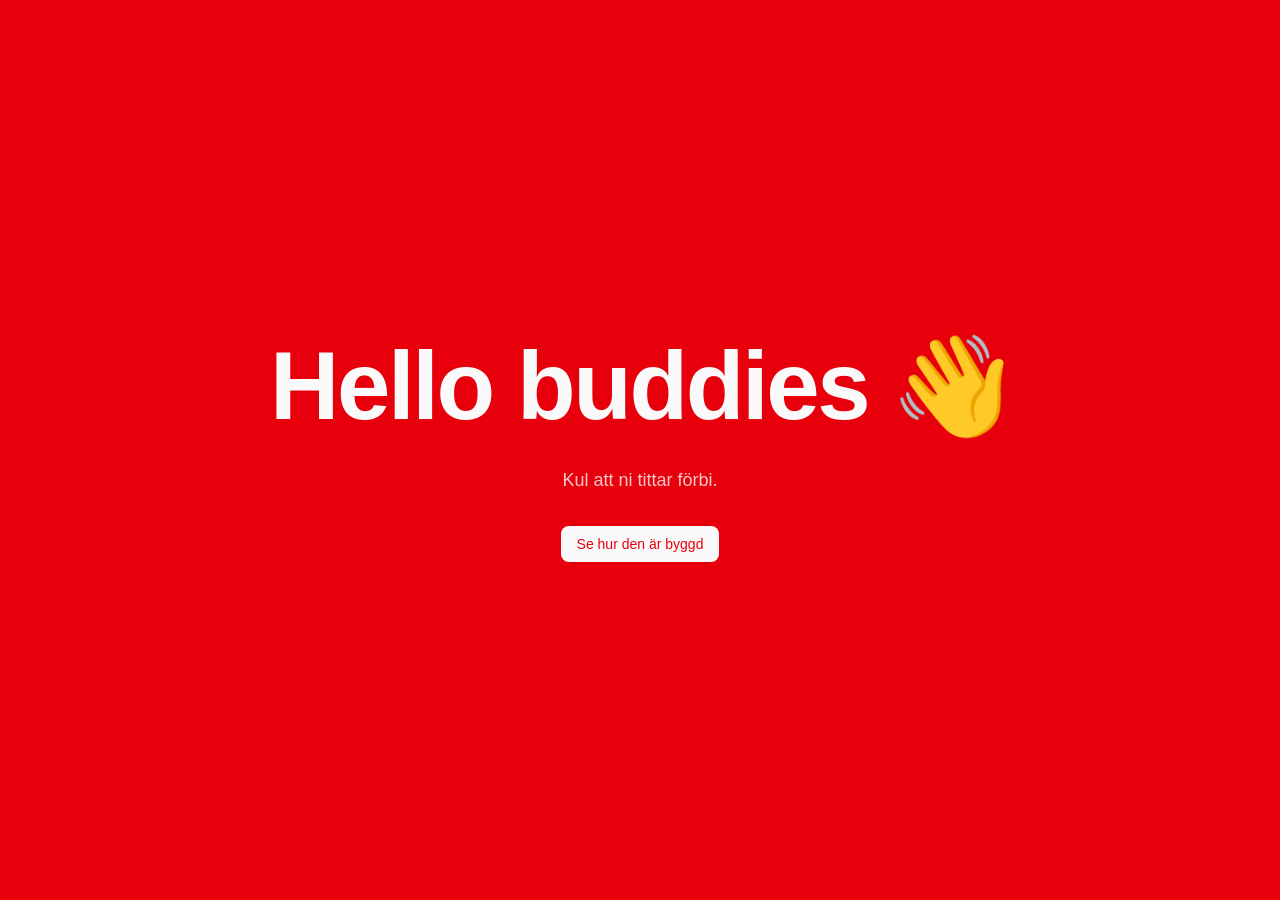
<file: index.html>
<!doctype html>
<html lang="en">
  <head>
    <meta charset="UTF-8" />
    <meta name="viewport" content="width=device-width, initial-scale=1.0" />
    <title>Hello buddies</title>
    <script type="module" crossorigin src="./assets/index-D0-sBTIg.js"></script>
    <link rel="stylesheet" crossorigin href="./assets/index-Cx7RbDJQ.css">
  </head>
  <body>
    <div id="root"></div>
  </body>
</html>
</file>
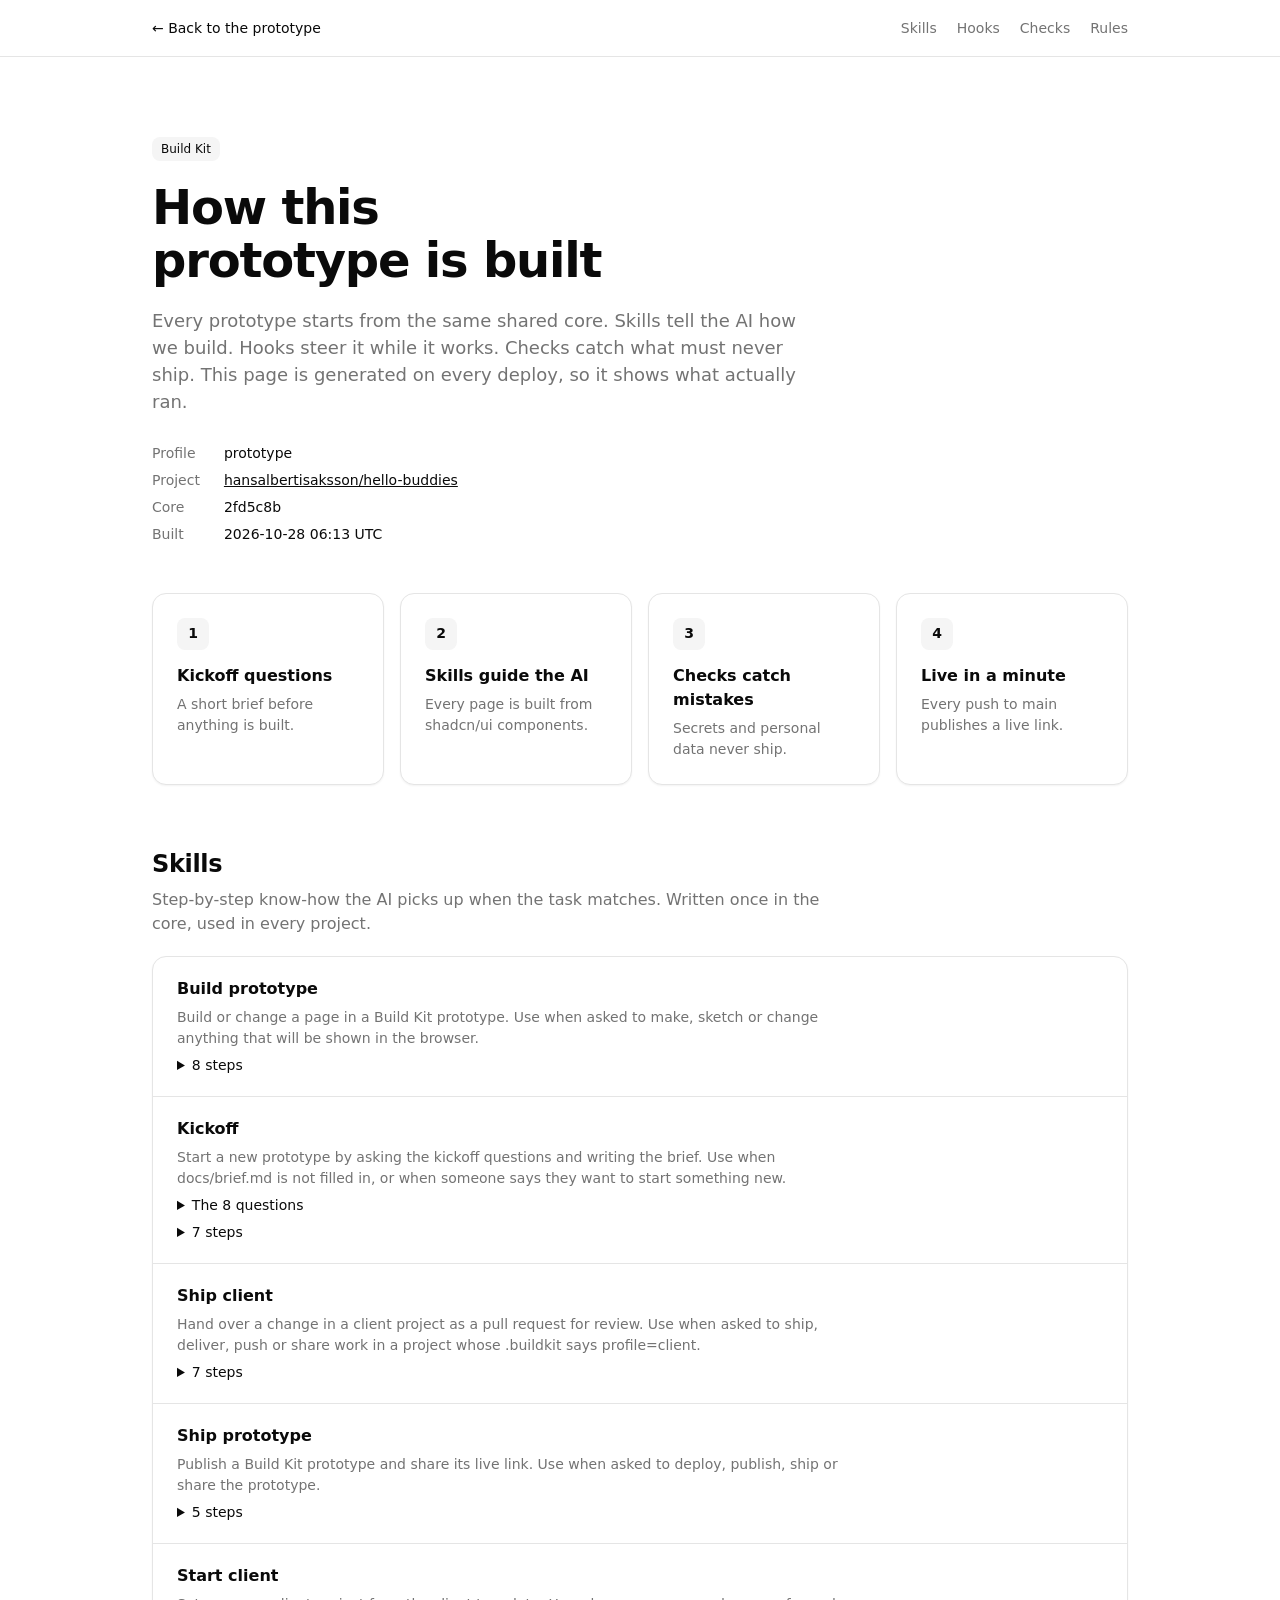
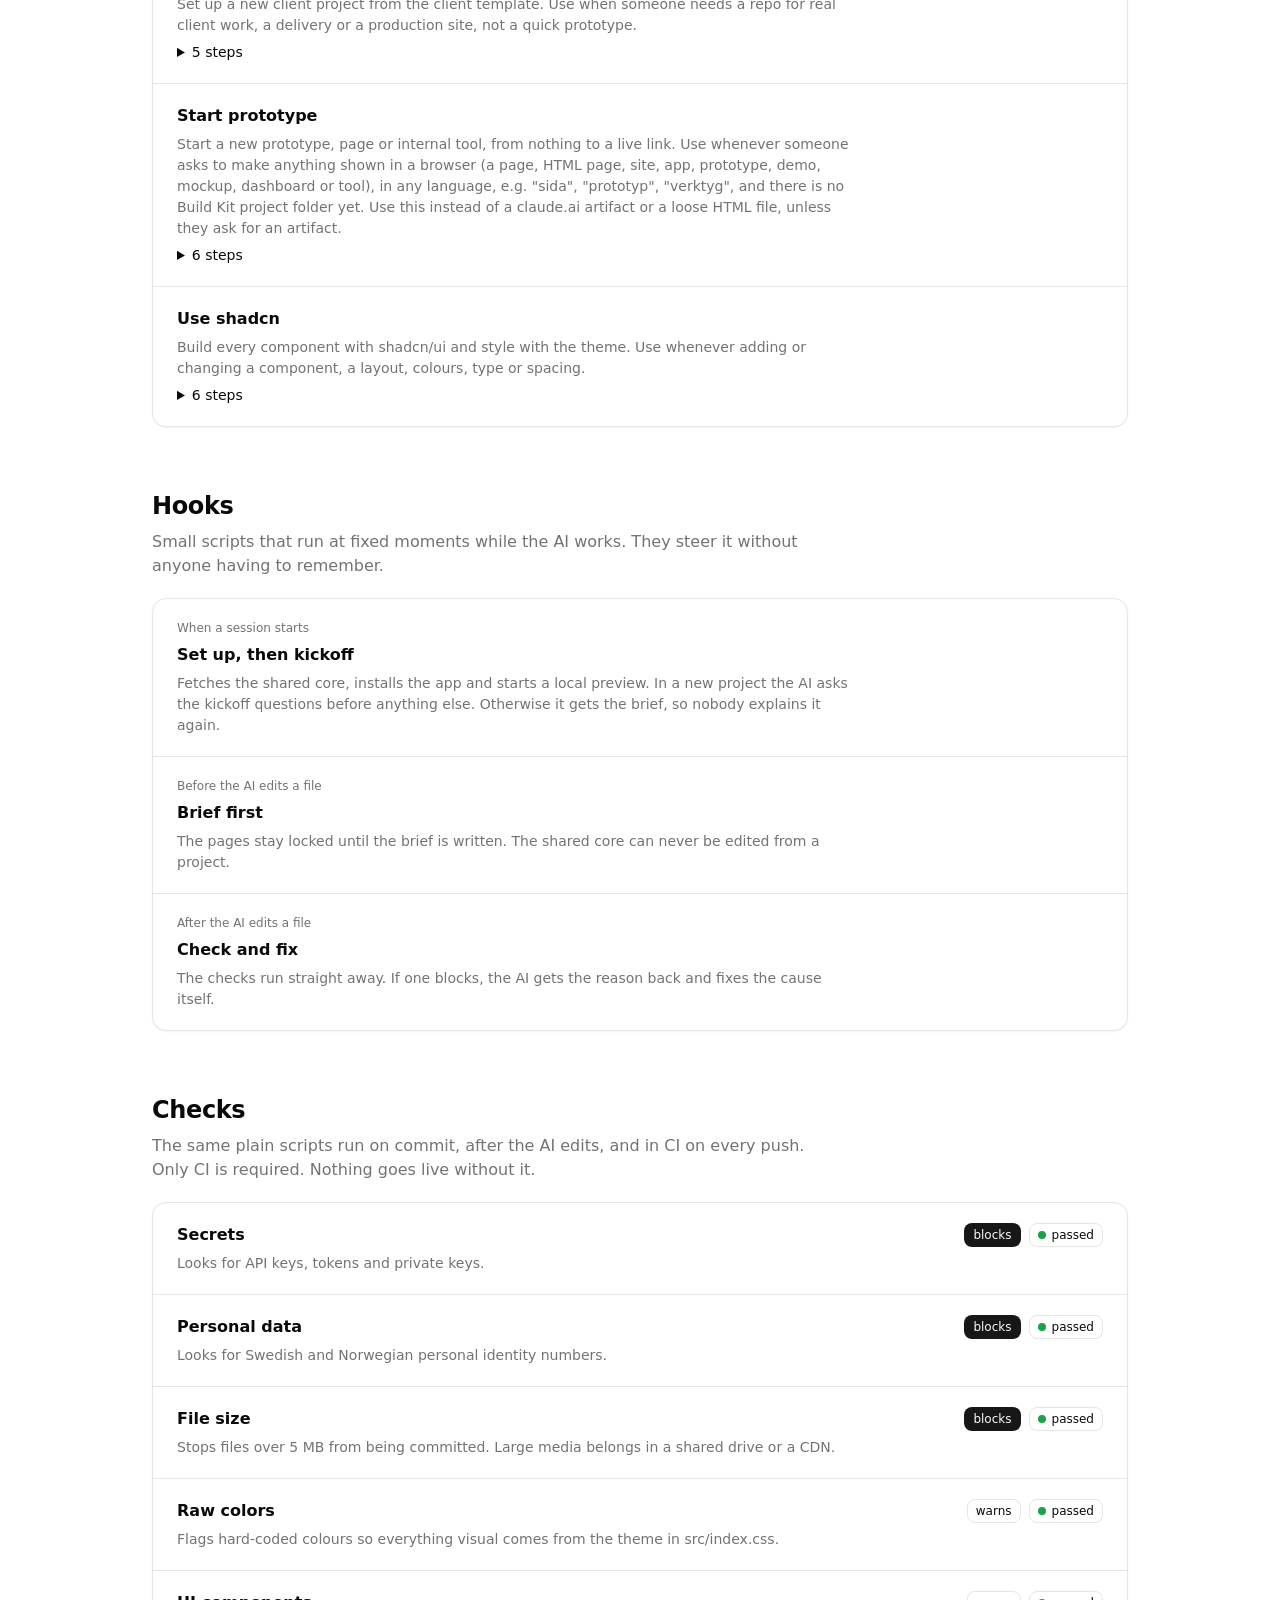
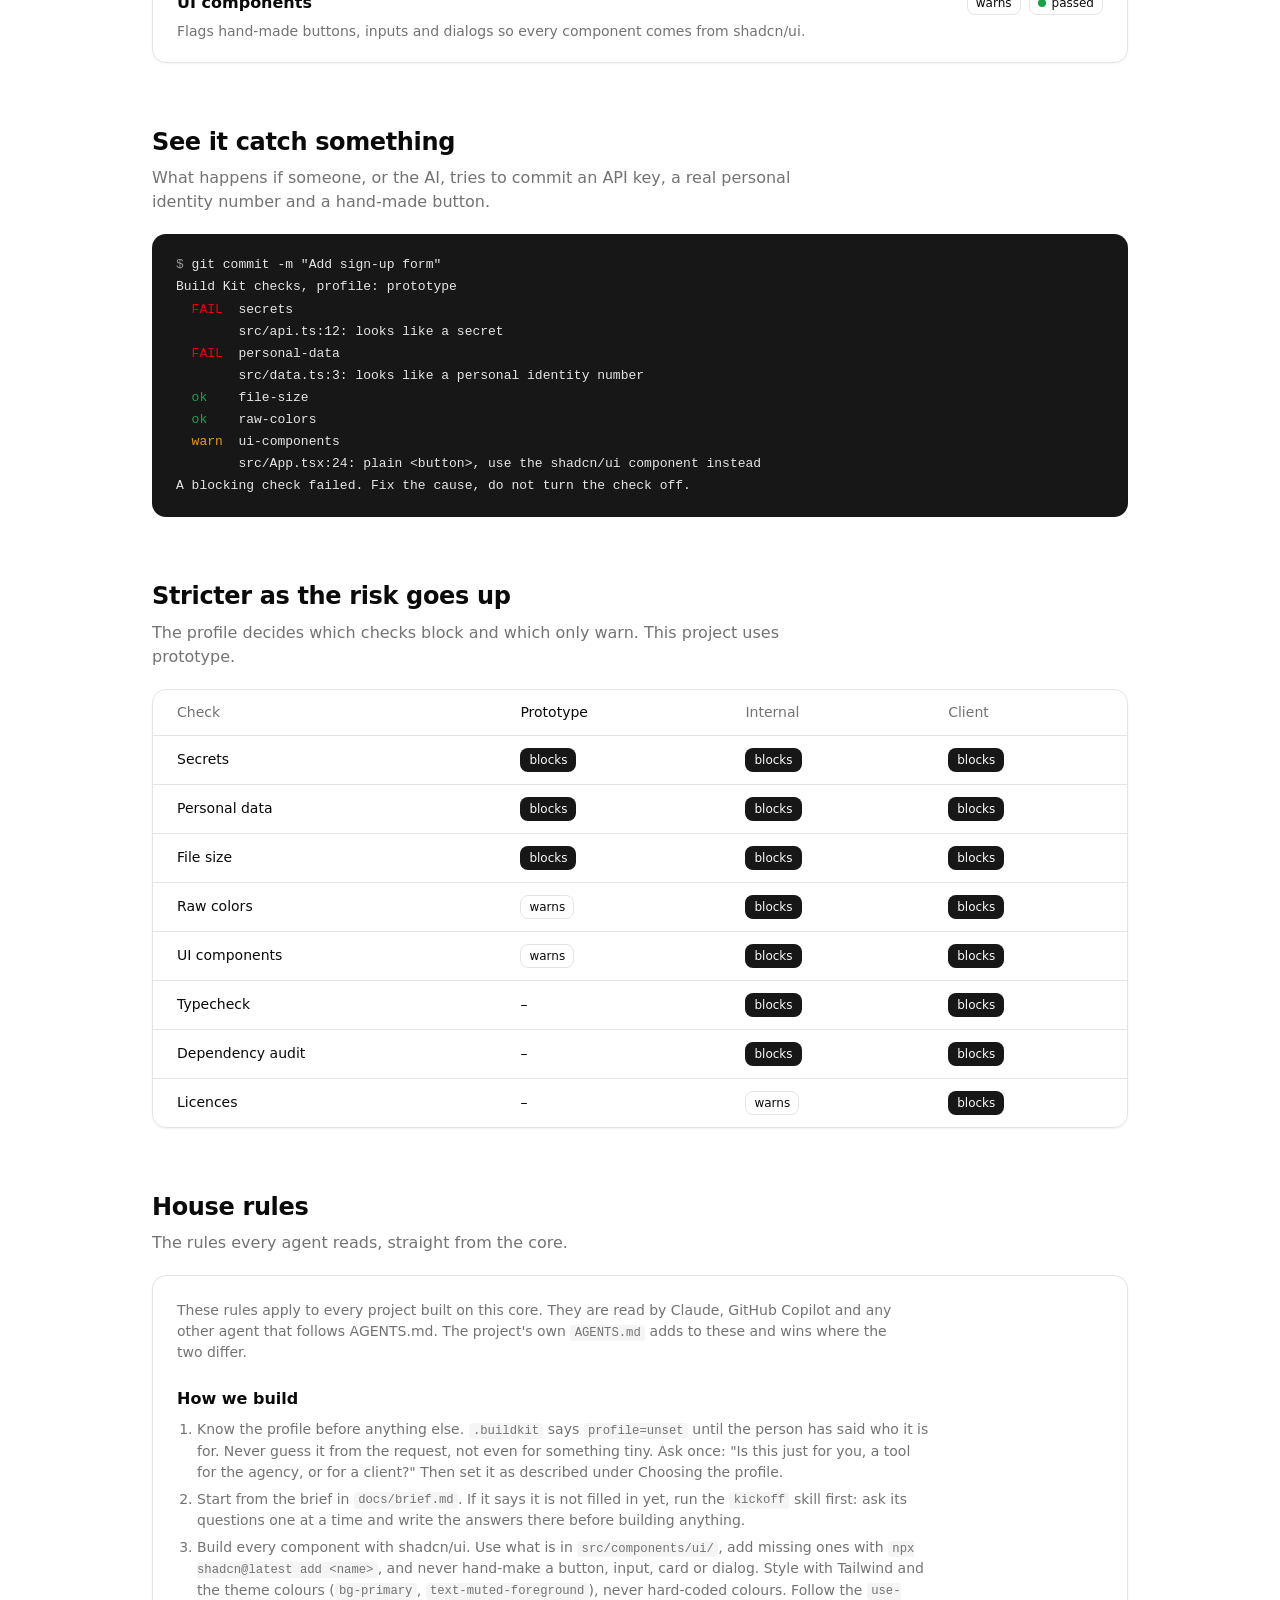
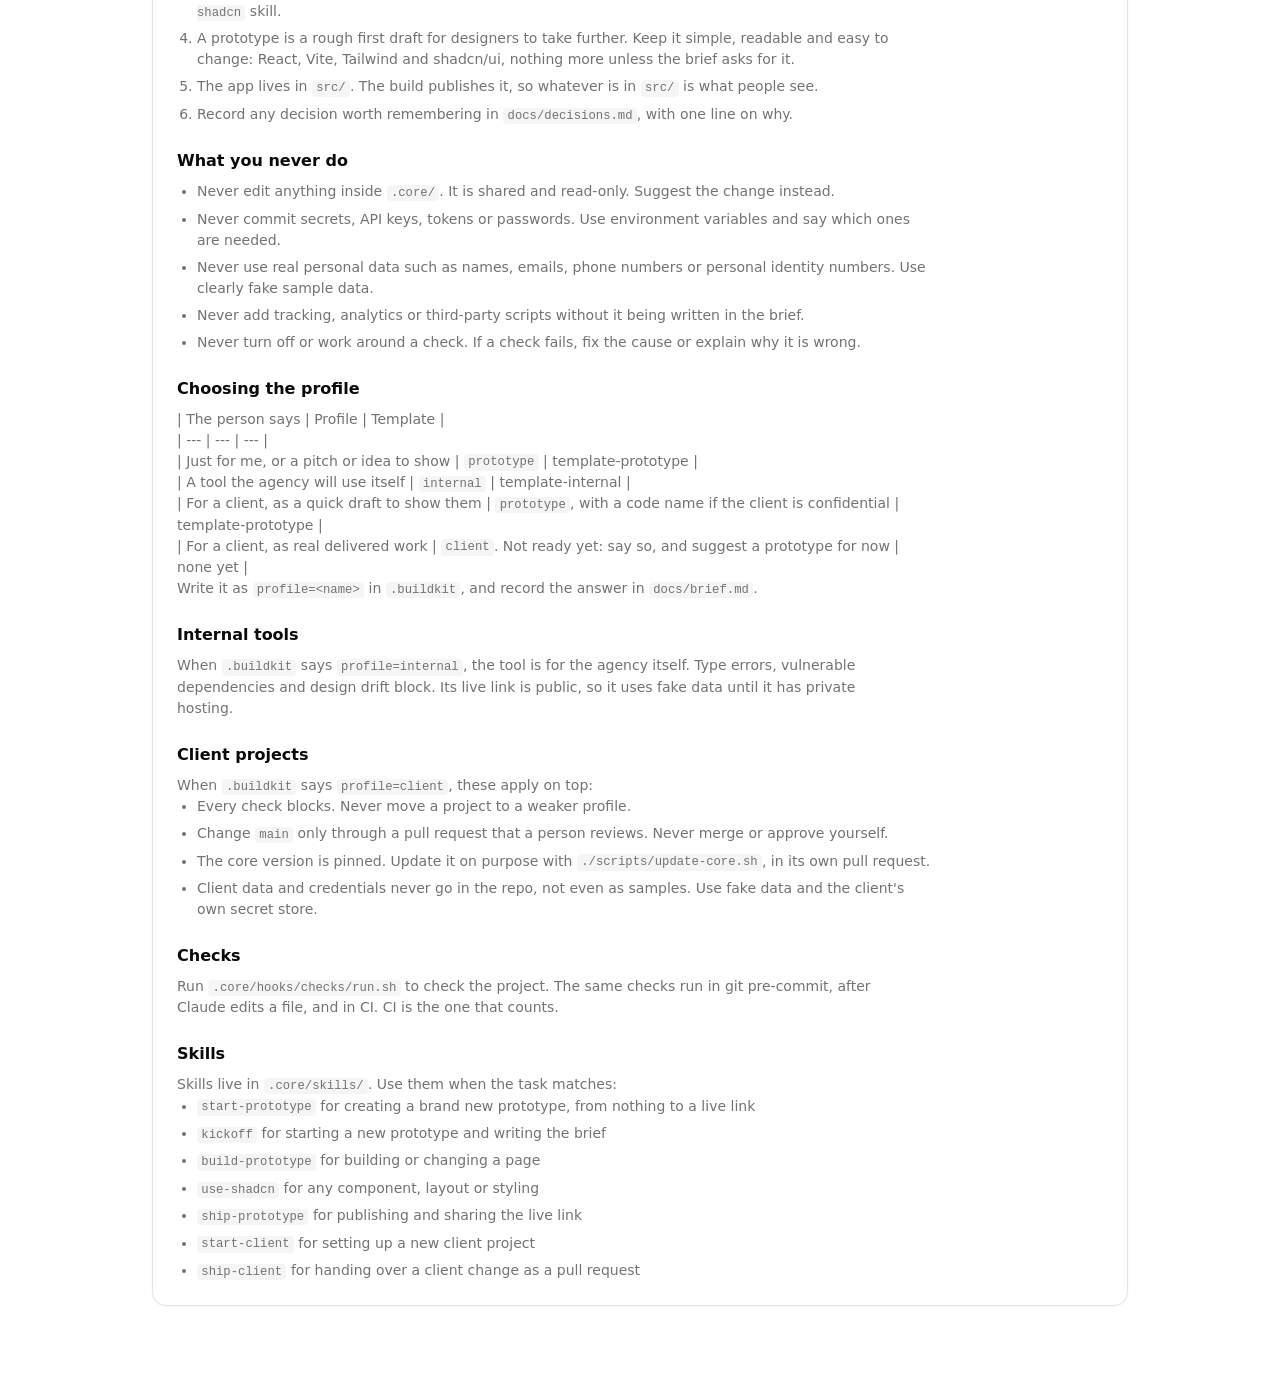
<file: kit/index.html>
<!doctype html>
<html lang="en">
<head>
  <meta charset="utf-8">
  <meta name="viewport" content="width=device-width, initial-scale=1">
  <title>How this prototype is built</title>
  <link rel="stylesheet" href="kit.css?v=2fd5c8b">
</head>
<body>
  <header class="topbar">
    <div class="container topbar-inner">
      <a class="btn btn-ghost" href="../">← Back to the prototype</a>
      <nav class="topbar-links"><a href="#skills">Skills</a><a href="#hooks">Hooks</a><a href="#checks">Checks</a><a href="#rules">Rules</a></nav>
    </div>
  </header>

  <main class="container">
    <section class="hero">
      <span class="badge badge-secondary">Build Kit</span>
      <h1>How this prototype is built</h1>
      <p class="lead">Every prototype starts from the same shared core. Skills tell the AI how we build. Hooks steer it while it works. Checks catch what must never ship. This page is generated on every deploy, so it shows what actually ran.</p>
      <dl class="meta" id="meta"></dl>
    </section>

    <section class="steps">
      <div class="card"><span class="step-num">1</span><h3>Kickoff questions</h3><p class="muted">A short brief before anything is built.</p></div>
      <div class="card"><span class="step-num">2</span><h3>Skills guide the AI</h3><p class="muted">Every page is built from shadcn/ui components.</p></div>
      <div class="card"><span class="step-num">3</span><h3>Checks catch mistakes</h3><p class="muted">Secrets and personal data never ship.</p></div>
      <div class="card"><span class="step-num">4</span><h3>Live in a minute</h3><p class="muted">Every push to main publishes a live link.</p></div>
    </section>

    <section class="section" id="skills">
      <div class="section-head"><h2>Skills</h2><p class="muted">Step-by-step know-how the AI picks up when the task matches. Written once in the core, used in every project.</p></div>
      <div class="card rows" id="skills-list"></div>
    </section>

    <section class="section" id="hooks">
      <div class="section-head"><h2>Hooks</h2><p class="muted">Small scripts that run at fixed moments while the AI works. They steer it without anyone having to remember.</p></div>
      <div class="card rows">
        <div class="row"><p class="eyebrow">When a session starts</p><h3 class="row-title">Set up, then kickoff</h3><p class="row-text">Fetches the shared core, installs the app and starts a local preview. In a new project the AI asks the kickoff questions before anything else. Otherwise it gets the brief, so nobody explains it again.</p></div>
        <div class="row"><p class="eyebrow">Before the AI edits a file</p><h3 class="row-title">Brief first</h3><p class="row-text">The pages stay locked until the brief is written. The shared core can never be edited from a project.</p></div>
        <div class="row"><p class="eyebrow">After the AI edits a file</p><h3 class="row-title">Check and fix</h3><p class="row-text">The checks run straight away. If one blocks, the AI gets the reason back and fixes the cause itself.</p></div>
      </div>
    </section>

    <section class="section" id="checks">
      <div class="section-head"><h2>Checks</h2><p class="muted">The same plain scripts run on commit, after the AI edits, and in CI on every push. Only CI is required. Nothing goes live without it.</p></div>
      <div class="card rows" id="checks-list"></div>
    </section>

    <section class="section">
      <div class="section-head"><h2>See it catch something</h2><p class="muted">What happens if someone, or the AI, tries to commit an API key, a real personal identity number and a hand-made button.</p></div>
      <pre class="terminal"><span class="t-dim">$</span> git commit -m "Add sign-up form"
Build Kit checks, profile: prototype
  <span class="t-block">FAIL</span>  secrets
        src/api.ts:12: looks like a secret
  <span class="t-block">FAIL</span>  personal-data
        src/data.ts:3: looks like a personal identity number
  <span class="t-ok">ok</span>    file-size
  <span class="t-ok">ok</span>    raw-colors
  <span class="t-warn">warn</span>  ui-components
        src/App.tsx:24: plain &lt;button&gt;, use the shadcn/ui component instead
A blocking check failed. Fix the cause, do not turn the check off.</pre>
    </section>

    <section class="section">
      <div class="section-head"><h2>Stricter as the risk goes up</h2><p class="muted">The profile decides which checks block and which only warn. This project uses <span id="profile-name"></span>.</p></div>
      <div class="card table-wrap"><table class="matrix" id="matrix"></table></div>
    </section>

    <section class="section" id="rules">
      <div class="section-head"><h2>House rules</h2><p class="muted">The rules every agent reads, straight from the core.</p></div>
      <div class="card rules" id="rules-text"></div>
    </section>
  </main>

  <script src="kit.js?v=2fd5c8b"></script>
</body>
</html>
</file>
<file: kit/kit.css>
/* The kit page. Plain CSS in the look of shadcn/ui's neutral theme, so it matches the prototypes. */
:root {
  --background: oklch(1 0 0);
  --foreground: oklch(0.145 0 0);
  --card: oklch(1 0 0);
  --primary: oklch(0.205 0 0);
  --primary-foreground: oklch(0.985 0 0);
  --secondary: oklch(0.97 0 0);
  --muted: oklch(0.97 0 0);
  --muted-foreground: oklch(0.556 0 0);
  --border: oklch(0.922 0 0);
  --ok: oklch(0.627 0.17 149);
  --warn: oklch(0.75 0.16 70);
  --block: oklch(0.577 0.245 27.325);
  --terminal: oklch(0.205 0 0);
  --terminal-ink: oklch(0.922 0 0);
  --radius: 0.625rem;
  --font-sans: ui-sans-serif, system-ui, sans-serif;
  --font-mono: ui-monospace, "SF Mono", Menlo, monospace;
}

* { box-sizing: border-box; }
html { scroll-behavior: smooth; }
body {
  margin: 0;
  background: var(--background);
  color: var(--foreground);
  font-family: var(--font-sans);
  font-size: 1rem;
  line-height: 1.5;
  -webkit-font-smoothing: antialiased;
}
a { color: inherit; }
h1, h2, h3, p { margin: 0; }
code { font-family: var(--font-mono); font-size: 0.875em; background: var(--muted); padding: 0.1em 0.35em; border-radius: 0.25rem; }

.container { max-width: 64rem; margin: 0 auto; padding: 0 1.5rem; }
.muted { color: var(--muted-foreground); }

.topbar { border-bottom: 1px solid var(--border); }
.topbar-inner { display: flex; align-items: center; justify-content: space-between; height: 3.5rem; gap: 1rem; }
.topbar-links { display: flex; gap: 1.25rem; font-size: 0.875rem; }
.topbar-links a { text-decoration: none; color: var(--muted-foreground); }
.topbar-links a:hover { color: var(--foreground); }

.btn { display: inline-flex; align-items: center; gap: 0.5rem; height: 2rem; padding: 0 0.75rem; border-radius: calc(var(--radius) - 2px); font-size: 0.875rem; font-weight: 500; text-decoration: none; margin-left: -0.75rem; }
.btn-ghost:hover { background: var(--muted); }

.badge { display: inline-flex; align-items: center; width: fit-content; border: 1px solid transparent; border-radius: calc(var(--radius) - 2px); padding: 0.125rem 0.5rem; font-size: 0.75rem; font-weight: 500; white-space: nowrap; }
.badge-secondary { background: var(--secondary); }
.badge-block { background: var(--primary); color: var(--primary-foreground); }
.badge-warn { border-color: var(--border); }
.badge-none { border-color: var(--border); color: var(--muted-foreground); }
.badge-result-ok, .badge-result-warn, .badge-result-block { border-color: var(--border); gap: 0.375rem; }
.badge-result-ok::before, .badge-result-warn::before, .badge-result-block::before { content: ""; width: 0.5rem; height: 0.5rem; border-radius: 999px; }
.badge-result-ok::before { background: var(--ok); }
.badge-result-warn::before { background: var(--warn); }
.badge-result-block::before { background: var(--block); }

.hero { display: flex; flex-direction: column; align-items: flex-start; gap: 1.25rem; padding: 5rem 0 3rem; max-width: 42rem; }
.hero h1 { font-size: clamp(2.25rem, 5vw, 3rem); line-height: 1.1; font-weight: 600; letter-spacing: -0.025em; text-wrap: balance; }
.lead { font-size: 1.125rem; color: var(--muted-foreground); }

.meta { display: grid; grid-template-columns: auto 1fr; gap: 0.375rem 1.5rem; margin: 0.5rem 0 0; font-size: 0.875rem; }
.meta dt { color: var(--muted-foreground); }
.meta dd { margin: 0; font-variant-numeric: tabular-nums; }

.card { background: var(--card); border: 1px solid var(--border); border-radius: calc(var(--radius) + 4px); box-shadow: 0 1px 2px 0 oklch(0 0 0 / 5%); }

.steps { display: grid; grid-template-columns: repeat(4, 1fr); gap: 1rem; }
.steps .card { padding: 1.5rem; display: flex; flex-direction: column; gap: 0.375rem; }
.steps h3 { font-size: 1rem; font-weight: 600; }
.steps p { font-size: 0.875rem; }
.step-num { display: inline-flex; align-items: center; justify-content: center; width: 2rem; height: 2rem; margin-bottom: 0.5rem; border-radius: calc(var(--radius) - 2px); background: var(--muted); font-size: 0.875rem; font-weight: 600; }

.section { padding-top: 4rem; scroll-margin-top: 1rem; }
.section:last-child { padding-bottom: 6rem; }
.section-head { display: flex; flex-direction: column; gap: 0.5rem; margin-bottom: 1.25rem; max-width: 42rem; }
.section-head h2 { font-size: 1.5rem; line-height: 1.3; font-weight: 600; letter-spacing: -0.015em; }

.rows > .row { padding: 1.25rem 1.5rem; display: flex; flex-direction: column; gap: 0.375rem; }
.rows > .row + .row { border-top: 1px solid var(--border); }
.row-head { display: flex; justify-content: space-between; align-items: center; gap: 1rem; flex-wrap: wrap; }
.row-badges { display: flex; gap: 0.5rem; }
.row-title { font-size: 1rem; font-weight: 600; }
.row-title::first-letter { text-transform: uppercase; }
.row-text { font-size: 0.875rem; color: var(--muted-foreground); max-width: 42rem; }
.row-message { font-family: var(--font-mono); font-size: 0.8125rem; color: var(--muted-foreground); }
.eyebrow { font-size: 0.75rem; font-weight: 500; color: var(--muted-foreground); }

details { font-size: 0.875rem; }
summary { cursor: pointer; width: fit-content; font-weight: 500; }
summary:hover { text-decoration: underline; }
details ol { margin: 0.5rem 0 0; padding-left: 1.25rem; color: var(--muted-foreground); display: grid; gap: 0.25rem; max-width: 42rem; }

.terminal { margin: 0; padding: 1.25rem 1.5rem; overflow-x: auto; background: var(--terminal); color: var(--terminal-ink); border-radius: calc(var(--radius) + 4px); font-family: var(--font-mono); font-size: 0.8125rem; line-height: 1.7; }
.t-dim { opacity: 0.6; }
.t-ok { color: var(--ok); }
.t-warn { color: var(--warn); }
.t-block { color: var(--block); }

.table-wrap { overflow-x: auto; }
.matrix { width: 100%; border-collapse: collapse; font-size: 0.875rem; }
.matrix th, .matrix td { text-align: left; padding: 0.75rem 1.5rem; border-bottom: 1px solid var(--border); }
.matrix tr:last-child td { border-bottom: 0; }
.matrix th { font-weight: 500; color: var(--muted-foreground); }
.matrix th::first-letter, .matrix td:first-child::first-letter { text-transform: uppercase; }
.matrix th.current { color: var(--foreground); }

.rules { padding: 1.5rem; font-size: 0.875rem; }
.rules h3 { font-size: 1rem; font-weight: 600; margin: 1.5rem 0 0.5rem; }
.rules h3:first-child { margin-top: 0; }
.rules p, .rules li { color: var(--muted-foreground); max-width: 46rem; }
.rules ul, .rules ol { margin: 0; padding-left: 1.25rem; display: grid; gap: 0.375rem; }
.rules strong { color: var(--foreground); font-weight: 600; }

@media (max-width: 48rem) {
  .steps { grid-template-columns: repeat(2, 1fr); }
  .topbar-links { display: none; }
  .hero { padding-top: 3rem; }
}
@media (max-width: 30rem) {
  .steps { grid-template-columns: 1fr; }
}
</file>
<file: assets/index-Cx7RbDJQ.css>
/*! tailwindcss v4.3.3 | MIT License | https://tailwindcss.com */
@layer properties{@supports (((-webkit-hyphens:none)) and (not (margin-trim:inline))) or ((-moz-orient:inline) and (not (color:rgb(from red r g b)))){*,:before,:after,::backdrop{--tw-translate-x:0;--tw-translate-y:0;--tw-translate-z:0;--tw-rotate-x:initial;--tw-rotate-y:initial;--tw-rotate-z:initial;--tw-skew-x:initial;--tw-skew-y:initial;--tw-space-x-reverse:0;--tw-border-style:solid;--tw-leading:initial;--tw-font-weight:initial;--tw-tracking:initial;--tw-shadow:0 0 #0000;--tw-shadow-color:initial;--tw-shadow-alpha:100%;--tw-inset-shadow:0 0 #0000;--tw-inset-shadow-color:initial;--tw-inset-shadow-alpha:100%;--tw-ring-color:initial;--tw-ring-shadow:0 0 #0000;--tw-inset-ring-color:initial;--tw-inset-ring-shadow:0 0 #0000;--tw-ring-inset:initial;--tw-ring-offset-width:0px;--tw-ring-offset-color:#fff;--tw-ring-offset-shadow:0 0 #0000;--tw-outline-style:solid;--tw-duration:initial;--tw-content:"";--tw-animation-delay:0s;--tw-animation-direction:normal;--tw-animation-duration:initial;--tw-animation-fill-mode:none;--tw-animation-iteration-count:1;--tw-enter-blur:0;--tw-enter-opacity:1;--tw-enter-rotate:0;--tw-enter-scale:1;--tw-enter-translate-x:0;--tw-enter-translate-y:0;--tw-exit-blur:0;--tw-exit-opacity:1;--tw-exit-rotate:0;--tw-exit-scale:1;--tw-exit-translate-x:0;--tw-exit-translate-y:0}}}@layer theme{:root,:host{--font-sans:-apple-system, BlinkMacSystemFont, "Segoe UI", Roboto, "Helvetica Neue", "Noto Sans", Arial, sans-serif, "Apple Color Emoji", "Segoe UI Emoji", "Segoe UI Symbol", "Noto Color Emoji";--font-mono:ui-monospace, SFMono-Regular, Menlo, Monaco, Consolas, "Liberation Mono", "Courier New", monospace;--color-blue-500:oklch(62.3% .214 259.815);--color-zinc-600:oklch(44.2% .017 285.786);--color-black:#000;--color-white:#fff;--spacing:.25rem;--container-lg:32rem;--container-5xl:64rem;--text-xs:.75rem;--text-xs--line-height:calc(1 / .75);--text-sm:.875rem;--text-sm--line-height:calc(1.25 / .875);--text-base:1rem;--text-base--line-height:calc(1.5 / 1);--text-lg:1.125rem;--text-lg--line-height:calc(1.75 / 1.125);--text-6xl:3.75rem;--text-6xl--line-height:1;--text-8xl:6rem;--text-8xl--line-height:1;--font-weight-medium:500;--font-weight-semibold:600;--font-weight-bold:700;--tracking-tight:-.025em;--radius-xs:.125rem;--animate-pulse:pulse 2s cubic-bezier(.4, 0, .6, 1) infinite;--default-transition-duration:.15s;--default-transition-timing-function:cubic-bezier(.4, 0, .2, 1);--default-font-family:var(--font-sans);--default-mono-font-family:var(--font-mono)}}@layer base{*,:after,:before,::backdrop{box-sizing:border-box;border:0 solid;margin:0;padding:0}::file-selector-button{box-sizing:border-box;border:0 solid;margin:0;padding:0}html,:host{-webkit-text-size-adjust:100%;tab-size:4;line-height:1.5;font-family:var(--default-font-family,-apple-system, BlinkMacSystemFont, "Segoe UI", Roboto, "Helvetica Neue", "Noto Sans", Arial, sans-serif, "Apple Color Emoji", "Segoe UI Emoji", "Segoe UI Symbol", "Noto Color Emoji");font-feature-settings:var(--default-font-feature-settings,normal);font-variation-settings:var(--default-font-variation-settings,normal);-webkit-tap-highlight-color:transparent}hr{height:0;color:inherit;border-top-width:1px}abbr:where([title]){-webkit-text-decoration:underline dotted;text-decoration:underline dotted}h1,h2,h3,h4,h5,h6{font-size:inherit;font-weight:inherit}a{color:inherit;-webkit-text-decoration:inherit;-webkit-text-decoration:inherit;-webkit-text-decoration:inherit;-webkit-text-decoration:inherit;text-decoration:inherit}b,strong{font-weight:bolder}code,kbd,samp,pre{font-family:var(--default-mono-font-family,ui-monospace, SFMono-Regular, Menlo, Monaco, Consolas, "Liberation Mono", "Courier New", monospace);font-feature-settings:var(--default-mono-font-feature-settings,normal);font-variation-settings:var(--default-mono-font-variation-settings,normal);font-size:1em}small{font-size:80%}sub,sup{vertical-align:baseline;font-size:75%;line-height:0;position:relative}sub{bottom:-.25em}sup{top:-.5em}table{text-indent:0;border-color:inherit;border-collapse:collapse}:-moz-focusring:where(:not(iframe)){outline:auto}progress{vertical-align:baseline}summary{display:list-item}ol,ul,menu{list-style:none}img,svg,video,canvas,audio,iframe,embed,object{vertical-align:middle;display:block}img,video{max-width:100%;height:auto}button,input,select,optgroup,textarea{font:inherit;font-feature-settings:inherit;font-variation-settings:inherit;letter-spacing:inherit;color:inherit;opacity:1;background-color:#0000;border-radius:0}::file-selector-button{font:inherit;font-feature-settings:inherit;font-variation-settings:inherit;letter-spacing:inherit;color:inherit;opacity:1;background-color:#0000;border-radius:0}:where(select:is([multiple],[size])) optgroup{font-weight:bolder}:where(select:is([multiple],[size])) optgroup option{padding-inline-start:20px}::file-selector-button{margin-inline-end:4px}::placeholder{opacity:1}@supports (not ((-webkit-appearance:-apple-pay-button))) or (contain-intrinsic-size:1px){::placeholder{color:currentColor}@supports (color:color-mix(in lab, red, red)){::placeholder{color:color-mix(in oklab, currentcolor 50%, transparent)}}}textarea{resize:vertical}::-webkit-search-decoration{-webkit-appearance:none}::-webkit-date-and-time-value{min-height:1lh;text-align:inherit}::-webkit-datetime-edit{display:inline-flex}::-webkit-datetime-edit-fields-wrapper{padding:0}::-webkit-datetime-edit{padding-block:0}::-webkit-datetime-edit-year-field{padding-block:0}::-webkit-datetime-edit-month-field{padding-block:0}::-webkit-datetime-edit-day-field{padding-block:0}::-webkit-datetime-edit-hour-field{padding-block:0}::-webkit-datetime-edit-minute-field{padding-block:0}::-webkit-datetime-edit-second-field{padding-block:0}::-webkit-datetime-edit-millisecond-field{padding-block:0}::-webkit-datetime-edit-meridiem-field{padding-block:0}::-webkit-calendar-picker-indicator{line-height:1}:-moz-ui-invalid{box-shadow:none}button,input:where([type=button],[type=reset],[type=submit]){appearance:button}::file-selector-button{appearance:button}::-webkit-inner-spin-button{height:auto}::-webkit-outer-spin-button{height:auto}[hidden]:where(:not([hidden=until-found])){display:none!important}*{border-color:var(--border);outline-color:var(--ring)}@supports (color:color-mix(in lab, red, red)){*{outline-color:color-mix(in oklab, var(--ring) 50%, transparent)}}body{background-color:var(--background);color:var(--foreground)}}@layer components;@layer utilities{.\@container\/card-header{container:card-header/inline-size}.pointer-events-none{pointer-events:none}.sr-only{clip-path:inset(50%);white-space:nowrap;border-width:0;width:1px;height:1px;margin:-1px;padding:0;position:absolute;overflow:hidden}.absolute{position:absolute}.fixed{position:fixed}.relative{position:relative}.inset-0{inset:0}.top-4{top:calc(var(--spacing) * 4)}.top-\[50\%\]{top:50%}.right-0{right:0}.right-2{right:calc(var(--spacing) * 2)}.right-4{right:calc(var(--spacing) * 4)}.bottom-0{bottom:0}.left-\[50\%\]{left:50%}.z-10{z-index:10}.z-50{z-index:50}.col-start-2{grid-column-start:2}.row-span-2{grid-row:span 2/span 2}.row-start-1{grid-row-start:1}.-mx-1{margin-inline:calc(var(--spacing) * -1)}.mx-auto{margin-inline:auto}.my-1{margin-block:var(--spacing)}.mt-4{margin-top:calc(var(--spacing) * 4)}.block{display:block}.contents{display:contents}.flex{display:flex}.grid{display:grid}.inline-flex{display:inline-flex}.table{display:table}.table-caption{display:table-caption}.table-cell{display:table-cell}.table-row{display:table-row}.field-sizing-content{field-sizing:content}.aspect-square{aspect-ratio:1}.size-3\.5{width:calc(var(--spacing) * 3.5);height:calc(var(--spacing) * 3.5)}.size-4{width:calc(var(--spacing) * 4);height:calc(var(--spacing) * 4)}.size-6{width:calc(var(--spacing) * 6);height:calc(var(--spacing) * 6)}.size-8{width:calc(var(--spacing) * 8);height:calc(var(--spacing) * 8)}.size-9{width:calc(var(--spacing) * 9);height:calc(var(--spacing) * 9)}.size-10{width:calc(var(--spacing) * 10);height:calc(var(--spacing) * 10)}.size-full{width:100%;height:100%}.h-2{height:calc(var(--spacing) * 2)}.h-6{height:calc(var(--spacing) * 6)}.h-8{height:calc(var(--spacing) * 8)}.h-9{height:calc(var(--spacing) * 9)}.h-10{height:calc(var(--spacing) * 10)}.h-\[calc\(100\%-1px\)\]{height:calc(100% - 1px)}.h-\[var\(--radix-select-trigger-height\)\]{height:var(--radix-select-trigger-height)}.h-full{height:100%}.h-px{height:1px}.max-h-\(--radix-select-content-available-height\){max-height:var(--radix-select-content-available-height)}.min-h-16{min-height:calc(var(--spacing) * 16)}.min-h-svh{min-height:100svh}.w-fit{width:fit-content}.w-full{width:100%}.max-w-5xl{max-width:var(--container-5xl)}.max-w-\[calc\(100\%-2rem\)\]{max-width:calc(100% - 2rem)}.min-w-0{min-width:0}.min-w-\[8rem\]{min-width:8rem}.min-w-\[var\(--radix-select-trigger-width\)\]{min-width:var(--radix-select-trigger-width)}.flex-1{flex:1}.shrink-0{flex-shrink:0}.caption-bottom{caption-side:bottom}.origin-\(--radix-select-content-transform-origin\){transform-origin:var(--radix-select-content-transform-origin)}.translate-x-\[-50\%\]{--tw-translate-x:-50%;translate:var(--tw-translate-x) var(--tw-translate-y)}.translate-y-\[-50\%\]{--tw-translate-y:-50%;translate:var(--tw-translate-x) var(--tw-translate-y)}.transform{transform:var(--tw-rotate-x,) var(--tw-rotate-y,) var(--tw-rotate-z,) var(--tw-skew-x,) var(--tw-skew-y,)}.animate-pulse{animation:var(--animate-pulse)}.cursor-default{cursor:default}.scroll-my-1{scroll-margin-block:var(--spacing)}.auto-rows-min{grid-auto-rows:min-content}.grid-rows-\[auto_auto\]{grid-template-rows:auto auto}.flex-col{flex-direction:column}.flex-col-reverse{flex-direction:column-reverse}.place-content-center{place-content:center}.items-center{align-items:center}.items-start{align-items:flex-start}.justify-between{justify-content:space-between}.justify-center{justify-content:center}.gap-1{gap:var(--spacing)}.gap-1\.5{gap:calc(var(--spacing) * 1.5)}.gap-2{gap:calc(var(--spacing) * 2)}.gap-4{gap:calc(var(--spacing) * 4)}.gap-6{gap:calc(var(--spacing) * 6)}.gap-8{gap:calc(var(--spacing) * 8)}:where(.-space-x-2>:not(:last-child)){--tw-space-x-reverse:0;margin-inline-start:calc(calc(var(--spacing) * -2) * var(--tw-space-x-reverse));margin-inline-end:calc(calc(var(--spacing) * -2) * calc(1 - var(--tw-space-x-reverse)))}.self-start{align-self:flex-start}.justify-self-end{justify-self:flex-end}.overflow-hidden{overflow:hidden}.overflow-x-auto{overflow-x:auto}.overflow-x-hidden{overflow-x:hidden}.overflow-y-auto{overflow-y:auto}.rounded-\[4px\]{border-radius:4px}.rounded-full{border-radius:2147483647px}.rounded-lg{border-radius:var(--radius)}.rounded-md{border-radius:calc(var(--radius) - 2px)}.rounded-sm{border-radius:calc(var(--radius) - 4px)}.rounded-xl{border-radius:calc(var(--radius) + 4px)}.rounded-xs{border-radius:var(--radius-xs)}.border{border-style:var(--tw-border-style);border-width:1px}.border-t{border-top-style:var(--tw-border-style);border-top-width:1px}.border-b{border-bottom-style:var(--tw-border-style);border-bottom-width:1px}.border-border{border-color:var(--border)}.border-input{border-color:var(--input)}.border-transparent{border-color:#0000}.bg-accent{background-color:var(--accent)}.bg-background{background-color:var(--background)}.bg-black\/50{background-color:#00000080}@supports (color:color-mix(in lab, red, red)){.bg-black\/50{background-color:color-mix(in oklab, var(--color-black) 50%, transparent)}}.bg-blue-500{background-color:var(--color-blue-500)}.bg-border{background-color:var(--border)}.bg-card{background-color:var(--card)}.bg-destructive{background-color:var(--destructive)}.bg-muted,.bg-muted\/50{background-color:var(--muted)}@supports (color:color-mix(in lab, red, red)){.bg-muted\/50{background-color:color-mix(in oklab, var(--muted) 50%, transparent)}}.bg-popover{background-color:var(--popover)}.bg-primary,.bg-primary\/20{background-color:var(--primary)}@supports (color:color-mix(in lab, red, red)){.bg-primary\/20{background-color:color-mix(in oklab, var(--primary) 20%, transparent)}}.bg-secondary{background-color:var(--secondary)}.bg-transparent{background-color:#0000}.p-1{padding:var(--spacing)}.p-2{padding:calc(var(--spacing) * 2)}.p-6{padding:calc(var(--spacing) * 6)}.p-\[3px\]{padding:3px}.p-\[13px\]{padding:13px}.px-2{padding-inline:calc(var(--spacing) * 2)}.px-3{padding-inline:calc(var(--spacing) * 3)}.px-4{padding-inline:calc(var(--spacing) * 4)}.px-6{padding-inline:calc(var(--spacing) * 6)}.py-0\.5{padding-block:calc(var(--spacing) * .5)}.py-1{padding-block:var(--spacing)}.py-1\.5{padding-block:calc(var(--spacing) * 1.5)}.py-2{padding-block:calc(var(--spacing) * 2)}.py-6{padding-block:calc(var(--spacing) * 6)}.pr-8{padding-right:calc(var(--spacing) * 8)}.pl-2{padding-left:calc(var(--spacing) * 2)}.text-center{text-align:center}.text-left{text-align:left}.align-middle{vertical-align:middle}.text-6xl{font-size:var(--text-6xl);line-height:var(--tw-leading,var(--text-6xl--line-height))}.text-base{font-size:var(--text-base);line-height:var(--tw-leading,var(--text-base--line-height))}.text-lg{font-size:var(--text-lg);line-height:var(--tw-leading,var(--text-lg--line-height))}.text-sm{font-size:var(--text-sm);line-height:var(--tw-leading,var(--text-sm--line-height))}.text-xs{font-size:var(--text-xs);line-height:var(--tw-leading,var(--text-xs--line-height))}.leading-none{--tw-leading:1;line-height:1}.font-bold{--tw-font-weight:var(--font-weight-bold);font-weight:var(--font-weight-bold)}.font-medium{--tw-font-weight:var(--font-weight-medium);font-weight:var(--font-weight-medium)}.font-semibold{--tw-font-weight:var(--font-weight-semibold);font-weight:var(--font-weight-semibold)}.tracking-tight{--tw-tracking:var(--tracking-tight);letter-spacing:var(--tracking-tight)}.text-balance{text-wrap:balance}.whitespace-nowrap{white-space:nowrap}.text-card-foreground{color:var(--card-foreground)}.text-current{color:currentColor}.text-destructive{color:var(--destructive)}.text-foreground,.text-foreground\/60{color:var(--foreground)}@supports (color:color-mix(in lab, red, red)){.text-foreground\/60{color:color-mix(in oklab, var(--foreground) 60%, transparent)}}.text-muted-foreground{color:var(--muted-foreground)}.text-popover-foreground{color:var(--popover-foreground)}.text-primary{color:var(--primary)}.text-primary-foreground{color:var(--primary-foreground)}.text-secondary-foreground{color:var(--secondary-foreground)}.text-white{color:var(--color-white)}.text-zinc-600{color:var(--color-zinc-600)}.lowercase{text-transform:lowercase}.underline-offset-4{text-underline-offset:4px}.opacity-50{opacity:.5}.opacity-70{opacity:.7}.shadow-lg{--tw-shadow:0 10px 15px -3px var(--tw-shadow-color,#0000001a), 0 4px 6px -4px var(--tw-shadow-color,#0000001a);box-shadow:var(--tw-inset-shadow), var(--tw-inset-ring-shadow), var(--tw-ring-offset-shadow), var(--tw-ring-shadow), var(--tw-shadow)}.shadow-md{--tw-shadow:0 4px 6px -1px var(--tw-shadow-color,#0000001a), 0 2px 4px -2px var(--tw-shadow-color,#0000001a);box-shadow:var(--tw-inset-shadow), var(--tw-inset-ring-shadow), var(--tw-ring-offset-shadow), var(--tw-ring-shadow), var(--tw-shadow)}.shadow-sm{--tw-shadow:0 1px 3px 0 var(--tw-shadow-color,#0000001a), 0 1px 2px -1px var(--tw-shadow-color,#0000001a);box-shadow:var(--tw-inset-shadow), var(--tw-inset-ring-shadow), var(--tw-ring-offset-shadow), var(--tw-ring-shadow), var(--tw-shadow)}.shadow-xs{--tw-shadow:0 1px 2px 0 var(--tw-shadow-color,#0000000d);box-shadow:var(--tw-inset-shadow), var(--tw-inset-ring-shadow), var(--tw-ring-offset-shadow), var(--tw-ring-shadow), var(--tw-shadow)}.ring-0{--tw-ring-shadow:var(--tw-ring-inset,) 0 0 0 calc(0px + var(--tw-ring-offset-width)) var(--tw-ring-color,currentcolor);box-shadow:var(--tw-inset-shadow), var(--tw-inset-ring-shadow), var(--tw-ring-offset-shadow), var(--tw-ring-shadow), var(--tw-shadow)}.ring-2{--tw-ring-shadow:var(--tw-ring-inset,) 0 0 0 calc(2px + var(--tw-ring-offset-width)) var(--tw-ring-color,currentcolor);box-shadow:var(--tw-inset-shadow), var(--tw-inset-ring-shadow), var(--tw-ring-offset-shadow), var(--tw-ring-shadow), var(--tw-shadow)}.ring-background{--tw-ring-color:var(--background)}.ring-offset-background{--tw-ring-offset-color:var(--background)}.outline-hidden{--tw-outline-style:none;outline-style:none}@media (forced-colors:active){.outline-hidden{outline-offset:2px;outline:2px solid #0000}}.outline{outline-style:var(--tw-outline-style);outline-width:1px}.transition-\[color\,box-shadow\]{transition-property:color,box-shadow;transition-timing-function:var(--tw-ease,var(--default-transition-timing-function));transition-duration:var(--tw-duration,var(--default-transition-duration))}.transition-all{transition-property:all;transition-timing-function:var(--tw-ease,var(--default-transition-timing-function));transition-duration:var(--tw-duration,var(--default-transition-duration))}.transition-colors{transition-property:color,background-color,border-color,outline-color,text-decoration-color,fill,stroke,--tw-gradient-from,--tw-gradient-via,--tw-gradient-to;transition-timing-function:var(--tw-ease,var(--default-transition-timing-function));transition-duration:var(--tw-duration,var(--default-transition-duration))}.transition-opacity{transition-property:opacity;transition-timing-function:var(--tw-ease,var(--default-transition-timing-function));transition-duration:var(--tw-duration,var(--default-transition-duration))}.transition-shadow{transition-property:box-shadow;transition-timing-function:var(--tw-ease,var(--default-transition-timing-function));transition-duration:var(--tw-duration,var(--default-transition-duration))}.transition-transform{transition-property:transform,translate,scale,rotate;transition-timing-function:var(--tw-ease,var(--default-transition-timing-function));transition-duration:var(--tw-duration,var(--default-transition-duration))}.transition-none{transition-property:none}.duration-200{--tw-duration:.2s;transition-duration:.2s}.outline-none{--tw-outline-style:none;outline-style:none}.select-none{-webkit-user-select:none;user-select:none}.running{animation-play-state:running}.group-has-data-\[size\=lg\]\/avatar-group\:size-10:is(:where(.group\/avatar-group):has([data-size=lg]) *){width:calc(var(--spacing) * 10);height:calc(var(--spacing) * 10)}.group-has-data-\[size\=sm\]\/avatar-group\:size-6:is(:where(.group\/avatar-group):has([data-size=sm]) *){width:calc(var(--spacing) * 6);height:calc(var(--spacing) * 6)}.group-data-\[disabled\=true\]\:pointer-events-none:is(:where(.group)[data-disabled=true] *){pointer-events:none}.group-data-\[disabled\=true\]\:opacity-50:is(:where(.group)[data-disabled=true] *){opacity:.5}.group-data-\[orientation\=horizontal\]\/tabs\:h-9:is(:where(.group\/tabs)[data-orientation=horizontal] *){height:calc(var(--spacing) * 9)}.group-data-\[orientation\=vertical\]\/tabs\:h-fit:is(:where(.group\/tabs)[data-orientation=vertical] *){height:fit-content}.group-data-\[orientation\=vertical\]\/tabs\:w-full:is(:where(.group\/tabs)[data-orientation=vertical] *){width:100%}.group-data-\[orientation\=vertical\]\/tabs\:flex-col:is(:where(.group\/tabs)[data-orientation=vertical] *){flex-direction:column}.group-data-\[orientation\=vertical\]\/tabs\:justify-start:is(:where(.group\/tabs)[data-orientation=vertical] *){justify-content:flex-start}.group-data-\[size\=default\]\/avatar\:size-2\.5:is(:where(.group\/avatar)[data-size=default] *){width:calc(var(--spacing) * 2.5);height:calc(var(--spacing) * 2.5)}.group-data-\[size\=default\]\/switch\:size-4:is(:where(.group\/switch)[data-size=default] *){width:calc(var(--spacing) * 4);height:calc(var(--spacing) * 4)}.group-data-\[size\=lg\]\/avatar\:size-3:is(:where(.group\/avatar)[data-size=lg] *){width:calc(var(--spacing) * 3);height:calc(var(--spacing) * 3)}.group-data-\[size\=sm\]\/avatar\:size-2:is(:where(.group\/avatar)[data-size=sm] *){width:calc(var(--spacing) * 2);height:calc(var(--spacing) * 2)}.group-data-\[size\=sm\]\/avatar\:text-xs:is(:where(.group\/avatar)[data-size=sm] *){font-size:var(--text-xs);line-height:var(--tw-leading,var(--text-xs--line-height))}.group-data-\[size\=sm\]\/switch\:size-3:is(:where(.group\/switch)[data-size=sm] *){width:calc(var(--spacing) * 3);height:calc(var(--spacing) * 3)}.group-data-\[variant\=line\]\/tabs-list\:bg-transparent:is(:where(.group\/tabs-list)[data-variant=line] *){background-color:#0000}.peer-disabled\:cursor-not-allowed:is(:where(.peer):disabled~*){cursor:not-allowed}.peer-disabled\:opacity-50:is(:where(.peer):disabled~*){opacity:.5}.selection\:bg-primary ::selection{background-color:var(--primary)}.selection\:bg-primary::selection{background-color:var(--primary)}.selection\:text-primary-foreground ::selection{color:var(--primary-foreground)}.selection\:text-primary-foreground::selection{color:var(--primary-foreground)}.file\:inline-flex::file-selector-button{display:inline-flex}.file\:h-7::file-selector-button{height:calc(var(--spacing) * 7)}.file\:border-0::file-selector-button{border-style:var(--tw-border-style);border-width:0}.file\:bg-transparent::file-selector-button{background-color:#0000}.file\:text-sm::file-selector-button{font-size:var(--text-sm);line-height:var(--tw-leading,var(--text-sm--line-height))}.file\:font-medium::file-selector-button{--tw-font-weight:var(--font-weight-medium);font-weight:var(--font-weight-medium)}.file\:text-foreground::file-selector-button{color:var(--foreground)}.placeholder\:text-muted-foreground::placeholder{color:var(--muted-foreground)}.after\:absolute:after{content:var(--tw-content);position:absolute}.after\:bg-foreground:after{content:var(--tw-content);background-color:var(--foreground)}.after\:opacity-0:after{content:var(--tw-content);opacity:0}.after\:transition-opacity:after{content:var(--tw-content);transition-property:opacity;transition-timing-function:var(--tw-ease,var(--default-transition-timing-function));transition-duration:var(--tw-duration,var(--default-transition-duration))}.group-data-\[orientation\=horizontal\]\/tabs\:after\:inset-x-0:is(:where(.group\/tabs)[data-orientation=horizontal] *):after{content:var(--tw-content);inset-inline:0}.group-data-\[orientation\=horizontal\]\/tabs\:after\:bottom-\[-5px\]:is(:where(.group\/tabs)[data-orientation=horizontal] *):after{content:var(--tw-content);bottom:-5px}.group-data-\[orientation\=horizontal\]\/tabs\:after\:h-0\.5:is(:where(.group\/tabs)[data-orientation=horizontal] *):after{content:var(--tw-content);height:calc(var(--spacing) * .5)}.group-data-\[orientation\=vertical\]\/tabs\:after\:inset-y-0:is(:where(.group\/tabs)[data-orientation=vertical] *):after{content:var(--tw-content);inset-block:0}.group-data-\[orientation\=vertical\]\/tabs\:after\:-right-1:is(:where(.group\/tabs)[data-orientation=vertical] *):after{content:var(--tw-content);right:calc(var(--spacing) * -1)}.group-data-\[orientation\=vertical\]\/tabs\:after\:w-0\.5:is(:where(.group\/tabs)[data-orientation=vertical] *):after{content:var(--tw-content);width:calc(var(--spacing) * .5)}@media (hover:hover){.hover\:bg-accent:hover{background-color:var(--accent)}.hover\:bg-destructive\/90:hover{background-color:var(--destructive)}@supports (color:color-mix(in lab, red, red)){.hover\:bg-destructive\/90:hover{background-color:color-mix(in oklab, var(--destructive) 90%, transparent)}}.hover\:bg-muted\/50:hover{background-color:var(--muted)}@supports (color:color-mix(in lab, red, red)){.hover\:bg-muted\/50:hover{background-color:color-mix(in oklab, var(--muted) 50%, transparent)}}.hover\:bg-primary\/90:hover{background-color:var(--primary)}@supports (color:color-mix(in lab, red, red)){.hover\:bg-primary\/90:hover{background-color:color-mix(in oklab, var(--primary) 90%, transparent)}}.hover\:bg-secondary\/80:hover{background-color:var(--secondary)}@supports (color:color-mix(in lab, red, red)){.hover\:bg-secondary\/80:hover{background-color:color-mix(in oklab, var(--secondary) 80%, transparent)}}.hover\:text-accent-foreground:hover{color:var(--accent-foreground)}.hover\:text-foreground:hover{color:var(--foreground)}.hover\:underline:hover{text-decoration-line:underline}.hover\:opacity-100:hover{opacity:1}}.focus\:bg-accent:focus{background-color:var(--accent)}.focus\:text-accent-foreground:focus{color:var(--accent-foreground)}.focus\:ring-2:focus{--tw-ring-shadow:var(--tw-ring-inset,) 0 0 0 calc(2px + var(--tw-ring-offset-width)) var(--tw-ring-color,currentcolor);box-shadow:var(--tw-inset-shadow), var(--tw-inset-ring-shadow), var(--tw-ring-offset-shadow), var(--tw-ring-shadow), var(--tw-shadow)}.focus\:ring-ring:focus{--tw-ring-color:var(--ring)}.focus\:ring-offset-2:focus{--tw-ring-offset-width:2px;--tw-ring-offset-shadow:var(--tw-ring-inset,) 0 0 0 var(--tw-ring-offset-width) var(--tw-ring-offset-color)}.focus\:outline-hidden:focus{--tw-outline-style:none;outline-style:none}@media (forced-colors:active){.focus\:outline-hidden:focus{outline-offset:2px;outline:2px solid #0000}}.focus-visible\:border-ring:focus-visible{border-color:var(--ring)}.focus-visible\:ring-\[3px\]:focus-visible{--tw-ring-shadow:var(--tw-ring-inset,) 0 0 0 calc(3px + var(--tw-ring-offset-width)) var(--tw-ring-color,currentcolor);box-shadow:var(--tw-inset-shadow), var(--tw-inset-ring-shadow), var(--tw-ring-offset-shadow), var(--tw-ring-shadow), var(--tw-shadow)}.focus-visible\:ring-destructive\/20:focus-visible{--tw-ring-color:var(--destructive)}@supports (color:color-mix(in lab, red, red)){.focus-visible\:ring-destructive\/20:focus-visible{--tw-ring-color:color-mix(in oklab, var(--destructive) 20%, transparent)}}.focus-visible\:ring-ring\/50:focus-visible{--tw-ring-color:var(--ring)}@supports (color:color-mix(in lab, red, red)){.focus-visible\:ring-ring\/50:focus-visible{--tw-ring-color:color-mix(in oklab, var(--ring) 50%, transparent)}}.focus-visible\:outline-1:focus-visible{outline-style:var(--tw-outline-style);outline-width:1px}.focus-visible\:outline-ring:focus-visible{outline-color:var(--ring)}.disabled\:pointer-events-none:disabled{pointer-events:none}.disabled\:cursor-not-allowed:disabled{cursor:not-allowed}.disabled\:opacity-50:disabled{opacity:.5}.has-aria-expanded\:bg-muted\/50:has([aria-expanded=true]){background-color:var(--muted)}@supports (color:color-mix(in lab, red, red)){.has-aria-expanded\:bg-muted\/50:has([aria-expanded=true]){background-color:color-mix(in oklab, var(--muted) 50%, transparent)}}.has-data-\[slot\=card-action\]\:grid-cols-\[1fr_auto\]:has([data-slot=card-action]){grid-template-columns:1fr auto}.has-\[\>svg\]\:px-1\.5:has(>svg){padding-inline:calc(var(--spacing) * 1.5)}.has-\[\>svg\]\:px-2\.5:has(>svg){padding-inline:calc(var(--spacing) * 2.5)}.has-\[\>svg\]\:px-3:has(>svg){padding-inline:calc(var(--spacing) * 3)}.has-\[\>svg\]\:px-4:has(>svg){padding-inline:calc(var(--spacing) * 4)}.aria-invalid\:border-destructive[aria-invalid=true]{border-color:var(--destructive)}.aria-invalid\:ring-destructive\/20[aria-invalid=true]{--tw-ring-color:var(--destructive)}@supports (color:color-mix(in lab, red, red)){.aria-invalid\:ring-destructive\/20[aria-invalid=true]{--tw-ring-color:color-mix(in oklab, var(--destructive) 20%, transparent)}}.data-\[disabled\]\:pointer-events-none[data-disabled]{pointer-events:none}.data-\[disabled\]\:opacity-50[data-disabled]{opacity:.5}.data-\[orientation\=horizontal\]\:h-px[data-orientation=horizontal]{height:1px}.data-\[orientation\=horizontal\]\:w-full[data-orientation=horizontal]{width:100%}.data-\[orientation\=horizontal\]\:flex-col[data-orientation=horizontal]{flex-direction:column}.data-\[orientation\=vertical\]\:h-full[data-orientation=vertical]{height:100%}.data-\[orientation\=vertical\]\:w-px[data-orientation=vertical]{width:1px}.data-\[placeholder\]\:text-muted-foreground[data-placeholder]{color:var(--muted-foreground)}.data-\[side\=bottom\]\:translate-y-1[data-side=bottom]{--tw-translate-y:var(--spacing);translate:var(--tw-translate-x) var(--tw-translate-y)}.data-\[side\=bottom\]\:slide-in-from-top-2[data-side=bottom]{--tw-enter-translate-y:calc(2*var(--spacing)*-1)}.data-\[side\=left\]\:-translate-x-1[data-side=left]{--tw-translate-x:calc(var(--spacing) * -1);translate:var(--tw-translate-x) var(--tw-translate-y)}.data-\[side\=left\]\:slide-in-from-right-2[data-side=left]{--tw-enter-translate-x:calc(2*var(--spacing))}.data-\[side\=right\]\:translate-x-1[data-side=right]{--tw-translate-x:var(--spacing);translate:var(--tw-translate-x) var(--tw-translate-y)}.data-\[side\=right\]\:slide-in-from-left-2[data-side=right]{--tw-enter-translate-x:calc(2*var(--spacing)*-1)}.data-\[side\=top\]\:-translate-y-1[data-side=top]{--tw-translate-y:calc(var(--spacing) * -1);translate:var(--tw-translate-x) var(--tw-translate-y)}.data-\[side\=top\]\:slide-in-from-bottom-2[data-side=top]{--tw-enter-translate-y:calc(2*var(--spacing))}.data-\[size\=default\]\:h-9[data-size=default]{height:calc(var(--spacing) * 9)}.data-\[size\=default\]\:h-\[1\.15rem\][data-size=default]{height:1.15rem}.data-\[size\=default\]\:w-8[data-size=default]{width:calc(var(--spacing) * 8)}.data-\[size\=lg\]\:size-10[data-size=lg]{width:calc(var(--spacing) * 10);height:calc(var(--spacing) * 10)}.data-\[size\=sm\]\:size-6[data-size=sm]{width:calc(var(--spacing) * 6);height:calc(var(--spacing) * 6)}.data-\[size\=sm\]\:h-3\.5[data-size=sm]{height:calc(var(--spacing) * 3.5)}.data-\[size\=sm\]\:h-8[data-size=sm]{height:calc(var(--spacing) * 8)}.data-\[size\=sm\]\:w-6[data-size=sm]{width:calc(var(--spacing) * 6)}:is(.\*\:data-\[slot\=avatar\]\:ring-2>*)[data-slot=avatar]{--tw-ring-shadow:var(--tw-ring-inset,) 0 0 0 calc(2px + var(--tw-ring-offset-width)) var(--tw-ring-color,currentcolor);box-shadow:var(--tw-inset-shadow), var(--tw-inset-ring-shadow), var(--tw-ring-offset-shadow), var(--tw-ring-shadow), var(--tw-shadow)}:is(.\*\:data-\[slot\=avatar\]\:ring-background>*)[data-slot=avatar]{--tw-ring-color:var(--background)}:is(.\*\:data-\[slot\=select-value\]\:line-clamp-1>*)[data-slot=select-value]{-webkit-line-clamp:1;-webkit-box-orient:vertical;display:-webkit-box;overflow:hidden}:is(.\*\:data-\[slot\=select-value\]\:flex>*)[data-slot=select-value]{display:flex}:is(.\*\:data-\[slot\=select-value\]\:items-center>*)[data-slot=select-value]{align-items:center}:is(.\*\:data-\[slot\=select-value\]\:gap-2>*)[data-slot=select-value]{gap:calc(var(--spacing) * 2)}.data-\[state\=active\]\:bg-background[data-state=active]{background-color:var(--background)}.data-\[state\=active\]\:text-foreground[data-state=active]{color:var(--foreground)}.group-data-\[variant\=default\]\/tabs-list\:data-\[state\=active\]\:shadow-sm:is(:where(.group\/tabs-list)[data-variant=default] *)[data-state=active]{--tw-shadow:0 1px 3px 0 var(--tw-shadow-color,#0000001a), 0 1px 2px -1px var(--tw-shadow-color,#0000001a);box-shadow:var(--tw-inset-shadow), var(--tw-inset-ring-shadow), var(--tw-ring-offset-shadow), var(--tw-ring-shadow), var(--tw-shadow)}.group-data-\[variant\=line\]\/tabs-list\:data-\[state\=active\]\:bg-transparent:is(:where(.group\/tabs-list)[data-variant=line] *)[data-state=active]{background-color:#0000}.group-data-\[variant\=line\]\/tabs-list\:data-\[state\=active\]\:shadow-none:is(:where(.group\/tabs-list)[data-variant=line] *)[data-state=active]{--tw-shadow:0 0 #0000;box-shadow:var(--tw-inset-shadow), var(--tw-inset-ring-shadow), var(--tw-ring-offset-shadow), var(--tw-ring-shadow), var(--tw-shadow)}.group-data-\[variant\=line\]\/tabs-list\:data-\[state\=active\]\:after\:opacity-100:is(:where(.group\/tabs-list)[data-variant=line] *)[data-state=active]:after{content:var(--tw-content);opacity:1}.data-\[state\=checked\]\:translate-x-\[calc\(100\%-2px\)\][data-state=checked]{--tw-translate-x:calc(100% - 2px);translate:var(--tw-translate-x) var(--tw-translate-y)}.data-\[state\=checked\]\:border-primary[data-state=checked]{border-color:var(--primary)}.data-\[state\=checked\]\:bg-primary[data-state=checked]{background-color:var(--primary)}.data-\[state\=checked\]\:text-primary-foreground[data-state=checked]{color:var(--primary-foreground)}.data-\[state\=closed\]\:animate-out[data-state=closed]{animation:exit var(--tw-animation-duration,var(--tw-duration,.15s))var(--tw-ease,ease)var(--tw-animation-delay,0s)var(--tw-animation-iteration-count,1)var(--tw-animation-direction,normal)var(--tw-animation-fill-mode,none)}.data-\[state\=closed\]\:fade-out-0[data-state=closed]{--tw-exit-opacity:0}.data-\[state\=closed\]\:zoom-out-95[data-state=closed]{--tw-exit-scale:.95}.data-\[state\=open\]\:animate-in[data-state=open]{animation:enter var(--tw-animation-duration,var(--tw-duration,.15s))var(--tw-ease,ease)var(--tw-animation-delay,0s)var(--tw-animation-iteration-count,1)var(--tw-animation-direction,normal)var(--tw-animation-fill-mode,none)}.data-\[state\=open\]\:bg-accent[data-state=open]{background-color:var(--accent)}.data-\[state\=open\]\:text-muted-foreground[data-state=open]{color:var(--muted-foreground)}.data-\[state\=open\]\:fade-in-0[data-state=open]{--tw-enter-opacity:0}.data-\[state\=open\]\:zoom-in-95[data-state=open]{--tw-enter-scale:.95}.data-\[state\=selected\]\:bg-muted[data-state=selected]{background-color:var(--muted)}.data-\[state\=unchecked\]\:translate-x-0[data-state=unchecked]{--tw-translate-x:0px;translate:var(--tw-translate-x) var(--tw-translate-y)}.data-\[state\=unchecked\]\:bg-input[data-state=unchecked]{background-color:var(--input)}.data-\[variant\=line\]\:rounded-none[data-variant=line]{border-radius:0}@media (width>=40rem){.sm\:max-w-lg{max-width:var(--container-lg)}.sm\:grid-cols-3{grid-template-columns:repeat(3,minmax(0,1fr))}.sm\:flex-row{flex-direction:row}.sm\:justify-end{justify-content:flex-end}.sm\:text-left{text-align:left}.sm\:text-8xl{font-size:var(--text-8xl);line-height:var(--tw-leading,var(--text-8xl--line-height))}}@media (width>=48rem){.md\:text-sm{font-size:var(--text-sm);line-height:var(--tw-leading,var(--text-sm--line-height))}}.dark\:border-input:is(.dark *){border-color:var(--input)}.dark\:bg-destructive\/60:is(.dark *){background-color:var(--destructive)}@supports (color:color-mix(in lab, red, red)){.dark\:bg-destructive\/60:is(.dark *){background-color:color-mix(in oklab, var(--destructive) 60%, transparent)}}.dark\:bg-input\/30:is(.dark *){background-color:var(--input)}@supports (color:color-mix(in lab, red, red)){.dark\:bg-input\/30:is(.dark *){background-color:color-mix(in oklab, var(--input) 30%, transparent)}}.dark\:text-muted-foreground:is(.dark *){color:var(--muted-foreground)}@media (hover:hover){.dark\:hover\:bg-accent\/50:is(.dark *):hover{background-color:var(--accent)}@supports (color:color-mix(in lab, red, red)){.dark\:hover\:bg-accent\/50:is(.dark *):hover{background-color:color-mix(in oklab, var(--accent) 50%, transparent)}}.dark\:hover\:bg-input\/50:is(.dark *):hover{background-color:var(--input)}@supports (color:color-mix(in lab, red, red)){.dark\:hover\:bg-input\/50:is(.dark *):hover{background-color:color-mix(in oklab, var(--input) 50%, transparent)}}.dark\:hover\:text-foreground:is(.dark *):hover{color:var(--foreground)}}.dark\:focus-visible\:ring-destructive\/40:is(.dark *):focus-visible{--tw-ring-color:var(--destructive)}@supports (color:color-mix(in lab, red, red)){.dark\:focus-visible\:ring-destructive\/40:is(.dark *):focus-visible{--tw-ring-color:color-mix(in oklab, var(--destructive) 40%, transparent)}}.dark\:aria-invalid\:ring-destructive\/40:is(.dark *)[aria-invalid=true]{--tw-ring-color:var(--destructive)}@supports (color:color-mix(in lab, red, red)){.dark\:aria-invalid\:ring-destructive\/40:is(.dark *)[aria-invalid=true]{--tw-ring-color:color-mix(in oklab, var(--destructive) 40%, transparent)}}.dark\:data-\[state\=active\]\:border-input:is(.dark *)[data-state=active]{border-color:var(--input)}.dark\:data-\[state\=active\]\:bg-input\/30:is(.dark *)[data-state=active]{background-color:var(--input)}@supports (color:color-mix(in lab, red, red)){.dark\:data-\[state\=active\]\:bg-input\/30:is(.dark *)[data-state=active]{background-color:color-mix(in oklab, var(--input) 30%, transparent)}}.dark\:data-\[state\=active\]\:text-foreground:is(.dark *)[data-state=active]{color:var(--foreground)}.dark\:group-data-\[variant\=line\]\/tabs-list\:data-\[state\=active\]\:border-transparent:is(.dark *):is(:where(.group\/tabs-list)[data-variant=line] *)[data-state=active]{border-color:#0000}.dark\:group-data-\[variant\=line\]\/tabs-list\:data-\[state\=active\]\:bg-transparent:is(.dark *):is(:where(.group\/tabs-list)[data-variant=line] *)[data-state=active]{background-color:#0000}.dark\:data-\[state\=checked\]\:bg-primary:is(.dark *)[data-state=checked]{background-color:var(--primary)}.dark\:data-\[state\=checked\]\:bg-primary-foreground:is(.dark *)[data-state=checked]{background-color:var(--primary-foreground)}.dark\:data-\[state\=unchecked\]\:bg-foreground:is(.dark *)[data-state=unchecked]{background-color:var(--foreground)}.dark\:data-\[state\=unchecked\]\:bg-input\/80:is(.dark *)[data-state=unchecked]{background-color:var(--input)}@supports (color:color-mix(in lab, red, red)){.dark\:data-\[state\=unchecked\]\:bg-input\/80:is(.dark *)[data-state=unchecked]{background-color:color-mix(in oklab, var(--input) 80%, transparent)}}.\[\&_svg\]\:pointer-events-none svg{pointer-events:none}.\[\&_svg\]\:shrink-0 svg{flex-shrink:0}.\[\&_svg\:not\(\[class\*\=\'size-\'\]\)\]\:size-3 svg:not([class*=size-]){width:calc(var(--spacing) * 3);height:calc(var(--spacing) * 3)}.\[\&_svg\:not\(\[class\*\=\'size-\'\]\)\]\:size-4 svg:not([class*=size-]){width:calc(var(--spacing) * 4);height:calc(var(--spacing) * 4)}.\[\&_svg\:not\(\[class\*\=\'text-\'\]\)\]\:text-muted-foreground svg:not([class*=text-]){color:var(--muted-foreground)}.\[\&_tr\]\:border-b tr{border-bottom-style:var(--tw-border-style);border-bottom-width:1px}.\[\&_tr\:last-child\]\:border-0 tr:last-child{border-style:var(--tw-border-style);border-width:0}.\[\&\:has\(\[role\=checkbox\]\)\]\:pr-0:has([role=checkbox]){padding-right:0}.\[\.border-b\]\:pb-6.border-b{padding-bottom:calc(var(--spacing) * 6)}.\[\.border-t\]\:pt-6.border-t{padding-top:calc(var(--spacing) * 6)}:is(.\*\:\[span\]\:last\:flex>*):is(span):last-child{display:flex}:is(.\*\:\[span\]\:last\:items-center>*):is(span):last-child{align-items:center}:is(.\*\:\[span\]\:last\:gap-2>*):is(span):last-child{gap:calc(var(--spacing) * 2)}.\[\&\>\[role\=checkbox\]\]\:translate-y-\[2px\]>[role=checkbox]{--tw-translate-y:2px;translate:var(--tw-translate-x) var(--tw-translate-y)}.\[\&\>svg\]\:pointer-events-none>svg{pointer-events:none}.\[\&\>svg\]\:size-3>svg{width:calc(var(--spacing) * 3);height:calc(var(--spacing) * 3)}.\[\&\>svg\]\:size-4>svg{width:calc(var(--spacing) * 4);height:calc(var(--spacing) * 4)}.group-has-data-\[size\=lg\]\/avatar-group\:\[\&\>svg\]\:size-5:is(:where(.group\/avatar-group):has([data-size=lg]) *)>svg{width:calc(var(--spacing) * 5);height:calc(var(--spacing) * 5)}.group-has-data-\[size\=sm\]\/avatar-group\:\[\&\>svg\]\:size-3:is(:where(.group\/avatar-group):has([data-size=sm]) *)>svg{width:calc(var(--spacing) * 3);height:calc(var(--spacing) * 3)}.group-data-\[size\=default\]\/avatar\:\[\&\>svg\]\:size-2:is(:where(.group\/avatar)[data-size=default] *)>svg,.group-data-\[size\=lg\]\/avatar\:\[\&\>svg\]\:size-2:is(:where(.group\/avatar)[data-size=lg] *)>svg{width:calc(var(--spacing) * 2);height:calc(var(--spacing) * 2)}.group-data-\[size\=sm\]\/avatar\:\[\&\>svg\]\:hidden:is(:where(.group\/avatar)[data-size=sm] *)>svg{display:none}.\[\&\>tr\]\:last\:border-b-0>tr:last-child{border-bottom-style:var(--tw-border-style);border-bottom-width:0}@media (hover:hover){a.\[a\&\]\:hover\:bg-accent:hover{background-color:var(--accent)}a.\[a\&\]\:hover\:bg-destructive\/90:hover{background-color:var(--destructive)}@supports (color:color-mix(in lab, red, red)){a.\[a\&\]\:hover\:bg-destructive\/90:hover{background-color:color-mix(in oklab, var(--destructive) 90%, transparent)}}a.\[a\&\]\:hover\:bg-primary\/90:hover{background-color:var(--primary)}@supports (color:color-mix(in lab, red, red)){a.\[a\&\]\:hover\:bg-primary\/90:hover{background-color:color-mix(in oklab, var(--primary) 90%, transparent)}}a.\[a\&\]\:hover\:bg-secondary\/90:hover{background-color:var(--secondary)}@supports (color:color-mix(in lab, red, red)){a.\[a\&\]\:hover\:bg-secondary\/90:hover{background-color:color-mix(in oklab, var(--secondary) 90%, transparent)}}a.\[a\&\]\:hover\:text-accent-foreground:hover{color:var(--accent-foreground)}a.\[a\&\]\:hover\:underline:hover{text-decoration-line:underline}}}@property --tw-animation-delay{syntax:"*";inherits:false;initial-value:0s}@property --tw-animation-direction{syntax:"*";inherits:false;initial-value:normal}@property --tw-animation-duration{syntax:"*";inherits:false}@property --tw-animation-fill-mode{syntax:"*";inherits:false;initial-value:none}@property --tw-animation-iteration-count{syntax:"*";inherits:false;initial-value:1}@property --tw-enter-blur{syntax:"*";inherits:false;initial-value:0}@property --tw-enter-opacity{syntax:"*";inherits:false;initial-value:1}@property --tw-enter-rotate{syntax:"*";inherits:false;initial-value:0}@property --tw-enter-scale{syntax:"*";inherits:false;initial-value:1}@property --tw-enter-translate-x{syntax:"*";inherits:false;initial-value:0}@property --tw-enter-translate-y{syntax:"*";inherits:false;initial-value:0}@property --tw-exit-blur{syntax:"*";inherits:false;initial-value:0}@property --tw-exit-opacity{syntax:"*";inherits:false;initial-value:1}@property --tw-exit-rotate{syntax:"*";inherits:false;initial-value:0}@property --tw-exit-scale{syntax:"*";inherits:false;initial-value:1}@property --tw-exit-translate-x{syntax:"*";inherits:false;initial-value:0}@property --tw-exit-translate-y{syntax:"*";inherits:false;initial-value:0}:root{--radius:.625rem;--background:oklch(57.7% .245 27.325);--foreground:oklch(98.5% 0 0);--card:oklch(100% 0 0);--card-foreground:oklch(14.5% 0 0);--popover:oklch(100% 0 0);--popover-foreground:oklch(14.5% 0 0);--primary:oklch(98.5% 0 0);--primary-foreground:oklch(57.7% .245 27.325);--secondary:oklch(97% 0 0);--secondary-foreground:oklch(20.5% 0 0);--muted:oklch(97% 0 0);--muted-foreground:oklch(98.5% 0 0/.8);--accent:oklch(97% 0 0);--accent-foreground:oklch(20.5% 0 0);--destructive:oklch(57.7% .245 27.325);--border:oklch(92.2% 0 0);--input:oklch(92.2% 0 0);--ring:oklch(70.8% 0 0);--chart-1:oklch(64.6% .222 41.116);--chart-2:oklch(60% .118 184.704);--chart-3:oklch(39.8% .07 227.392);--chart-4:oklch(82.8% .189 84.429);--chart-5:oklch(76.9% .188 70.08)}.dark{--background:oklch(57.7% .245 27.325);--foreground:oklch(98.5% 0 0);--card:oklch(20.5% 0 0);--card-foreground:oklch(98.5% 0 0);--popover:oklch(20.5% 0 0);--popover-foreground:oklch(98.5% 0 0);--primary:oklch(98.5% 0 0);--primary-foreground:oklch(57.7% .245 27.325);--secondary:oklch(26.9% 0 0);--secondary-foreground:oklch(98.5% 0 0);--muted:oklch(26.9% 0 0);--muted-foreground:oklch(98.5% 0 0/.8);--accent:oklch(26.9% 0 0);--accent-foreground:oklch(98.5% 0 0);--destructive:oklch(70.4% .191 22.216);--border:oklch(100% 0 0/.1);--input:oklch(100% 0 0/.15);--ring:oklch(55.6% 0 0);--chart-1:oklch(48.8% .243 264.376);--chart-2:oklch(69.6% .17 162.48);--chart-3:oklch(76.9% .188 70.08);--chart-4:oklch(62.7% .265 303.9);--chart-5:oklch(64.5% .246 16.439)}@property --tw-translate-x{syntax:"*";inherits:false;initial-value:0}@property --tw-translate-y{syntax:"*";inherits:false;initial-value:0}@property --tw-translate-z{syntax:"*";inherits:false;initial-value:0}@property --tw-rotate-x{syntax:"*";inherits:false}@property --tw-rotate-y{syntax:"*";inherits:false}@property --tw-rotate-z{syntax:"*";inherits:false}@property --tw-skew-x{syntax:"*";inherits:false}@property --tw-skew-y{syntax:"*";inherits:false}@property --tw-space-x-reverse{syntax:"*";inherits:false;initial-value:0}@property --tw-border-style{syntax:"*";inherits:false;initial-value:solid}@property --tw-leading{syntax:"*";inherits:false}@property --tw-font-weight{syntax:"*";inherits:false}@property --tw-tracking{syntax:"*";inherits:false}@property --tw-shadow{syntax:"*";inherits:false;initial-value:0 0 #0000}@property --tw-shadow-color{syntax:"*";inherits:false}@property --tw-shadow-alpha{syntax:"<percentage>";inherits:false;initial-value:100%}@property --tw-inset-shadow{syntax:"*";inherits:false;initial-value:0 0 #0000}@property --tw-inset-shadow-color{syntax:"*";inherits:false}@property --tw-inset-shadow-alpha{syntax:"<percentage>";inherits:false;initial-value:100%}@property --tw-ring-color{syntax:"*";inherits:false}@property --tw-ring-shadow{syntax:"*";inherits:false;initial-value:0 0 #0000}@property --tw-inset-ring-color{syntax:"*";inherits:false}@property --tw-inset-ring-shadow{syntax:"*";inherits:false;initial-value:0 0 #0000}@property --tw-ring-inset{syntax:"*";inherits:false}@property --tw-ring-offset-width{syntax:"<length>";inherits:false;initial-value:0}@property --tw-ring-offset-color{syntax:"*";inherits:false;initial-value:#fff}@property --tw-ring-offset-shadow{syntax:"*";inherits:false;initial-value:0 0 #0000}@property --tw-outline-style{syntax:"*";inherits:false;initial-value:solid}@property --tw-duration{syntax:"*";inherits:false}@property --tw-content{syntax:"*";inherits:false;initial-value:""}@keyframes pulse{50%{opacity:.5}}@keyframes enter{0%{opacity:var(--tw-enter-opacity,1);transform:translate3d(var(--tw-enter-translate-x,0),var(--tw-enter-translate-y,0),0)scale3d(var(--tw-enter-scale,1),var(--tw-enter-scale,1),var(--tw-enter-scale,1))rotate(var(--tw-enter-rotate,0));filter:blur(var(--tw-enter-blur,0))}}@keyframes exit{to{opacity:var(--tw-exit-opacity,1);transform:translate3d(var(--tw-exit-translate-x,0),var(--tw-exit-translate-y,0),0)scale3d(var(--tw-exit-scale,1),var(--tw-exit-scale,1),var(--tw-exit-scale,1))rotate(var(--tw-exit-rotate,0));filter:blur(var(--tw-exit-blur,0))}}
</file>
